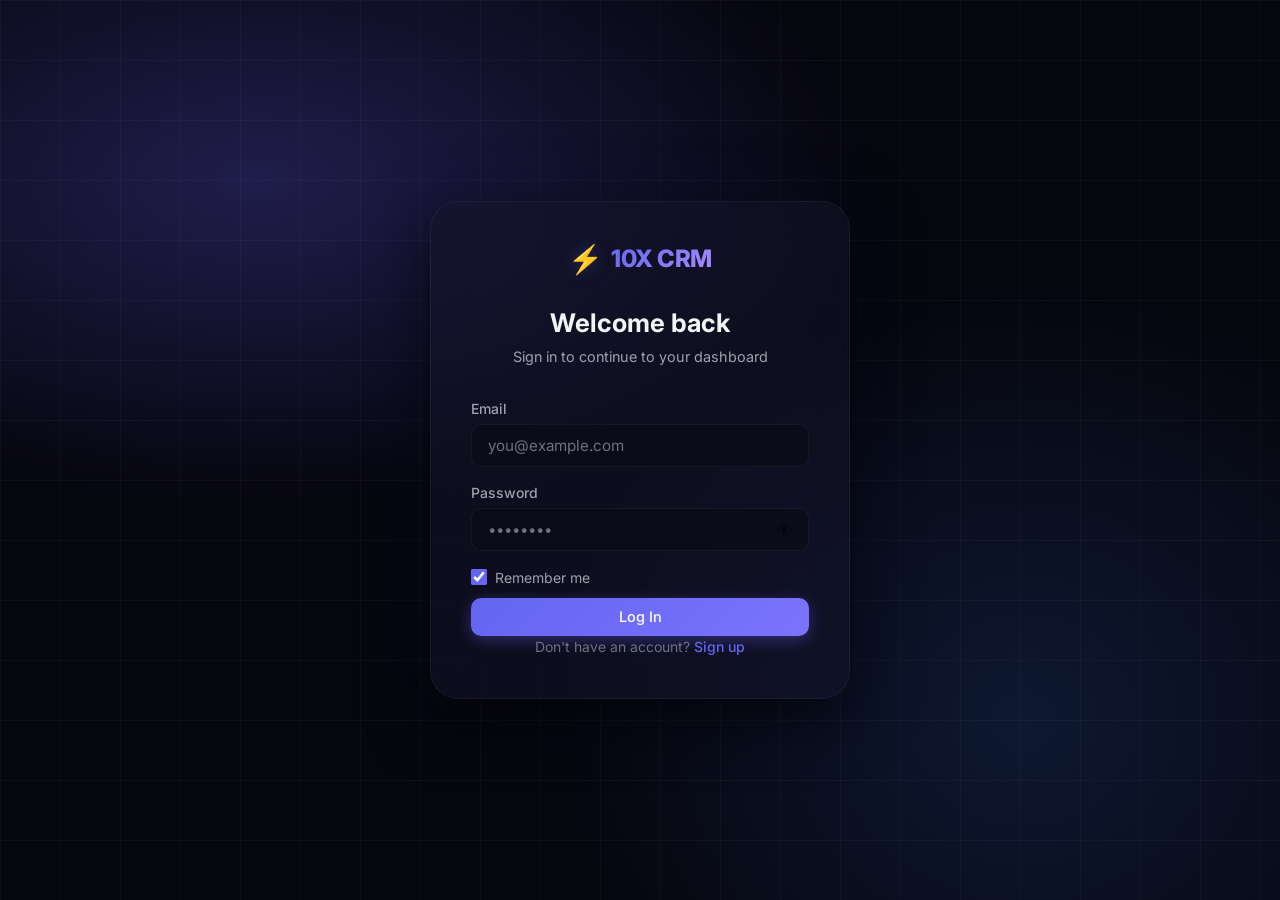
<file: index.html>
<!DOCTYPE html>
<html lang="en" data-theme="dark">
<head>
  <meta charset="UTF-8">
  <meta name="viewport" content="width=device-width, initial-scale=1.0">
  <title>Login — 10X CRM</title>
  <meta name="description" content="Sign in to 10X CRM — the smart sales CRM for high-performing teams.">
  <link rel="preconnect" href="https://fonts.googleapis.com">
  <link rel="preconnect" href="https://fonts.gstatic.com" crossorigin>
  <link href="https://fonts.googleapis.com/css2?family=Inter:wght@300;400;500;600;700;800&display=swap" rel="stylesheet">
  <link rel="stylesheet" href="css/style.css">
</head>
<body class="auth-page">

  <!-- Animated background -->
  <div class="auth-bg">
    <div class="auth-bg-gradient"></div>
    <div class="auth-bg-grid"></div>
  </div>

  <!-- Login Card -->
  <div class="auth-container">
    <div class="auth-card fade-in-up">

      <div class="auth-logo">
        <span class="logo-icon">⚡</span>
        <span class="logo-text">10X CRM</span>
      </div>

      <h1 class="auth-title">Welcome back</h1>
      <p class="auth-subtitle">Sign in to continue to your dashboard</p>

      <form id="login-form" novalidate>

        <div class="form-group">
          <label class="form-label" for="email">Email</label>
          <input
            type="text"
            id="email"
            class="form-input"
            placeholder="you@example.com"
            autocomplete="email"
          >
        </div>

        <div class="form-group">
          <label class="form-label" for="password">Password</label>
          <div class="input-wrapper">
            <input
              type="password"
              id="password"
              class="form-input"
              placeholder="••••••••"
              autocomplete="current-password"
            >
            <button type="button" class="toggle-password" onclick="togglePassword('password')" tabindex="-1" aria-label="Toggle password visibility">👁</button>
          </div>
        </div>

        <!-- Remember me checkbox (bonus) -->
        <div class="remember-row">
          <label class="remember-label">
            <input type="checkbox" id="remember-me" checked>
            Remember me
          </label>
        </div>

        <button type="submit" id="login-btn" class="btn btn-primary btn-full" style="margin-top:0.5rem">
          Log In
        </button>

      </form>

      <p class="auth-link">Don't have an account? <a href="signup.html">Sign up</a></p>

    </div>
  </div>

  <div id="toast-container"></div>

  <script type="module">
    import { initLogin, togglePassword } from './js/auth.js';
    window.togglePassword = togglePassword;

    // Seed demo account if it doesn't exist yet (for evaluator convenience)
    (function seedDemoAccount() {
      const users = JSON.parse(localStorage.getItem('crm_users') || '[]');
      const exists = users.some(u => u.email === 'demo@test.com');
      if (!exists) {
        users.push({
          id: 1720000000000,
          fullName: 'Demo User',
          email: 'demo@test.com',
          password: 'demo1234',
          company: '10X Sales',
          createdAt: new Date().toISOString()
        });
        localStorage.setItem('crm_users', JSON.stringify(users));
      }
    })();
    initLogin();
  </script>
</body>
</html>
</file>
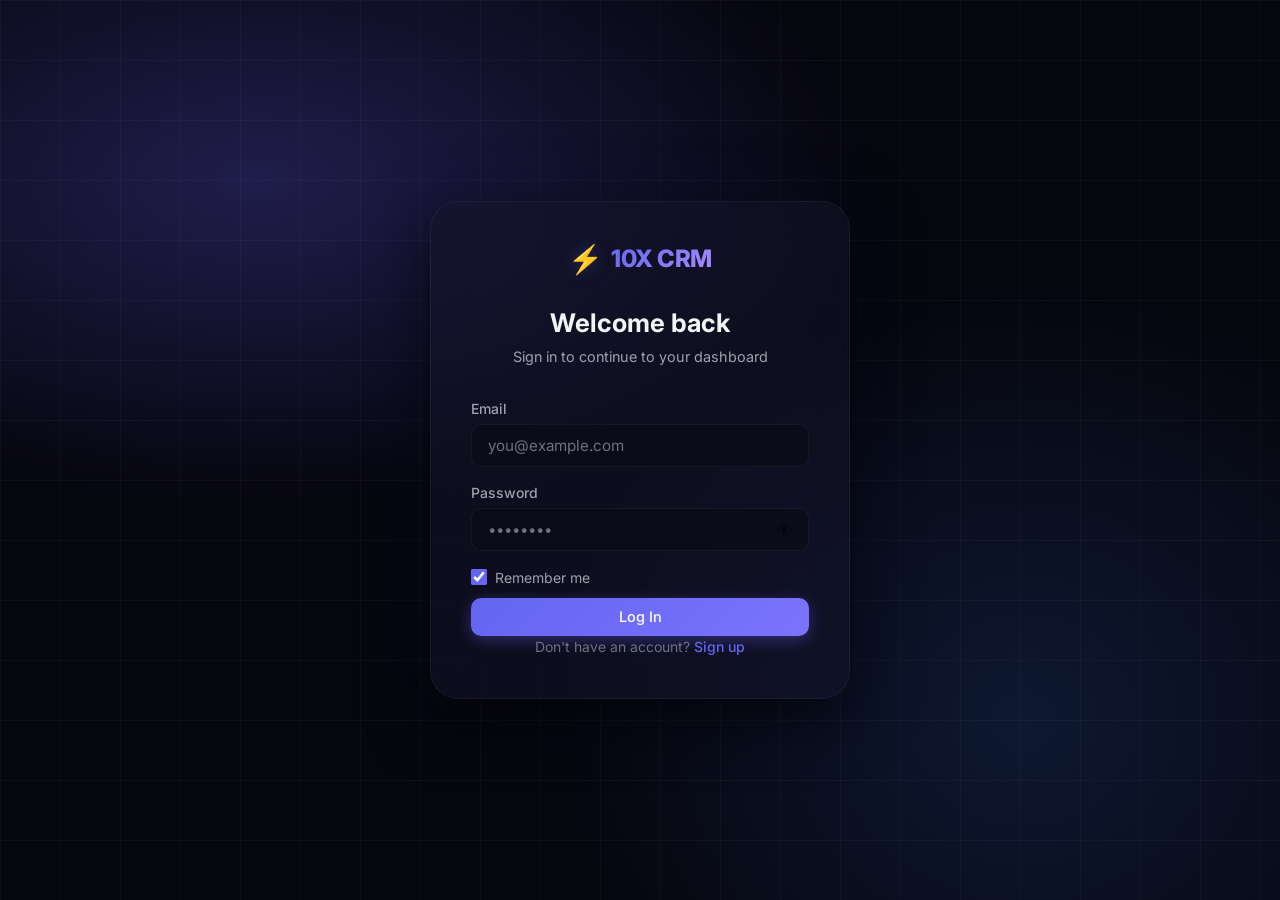
<file: dashboard.html>
<!DOCTYPE html>
<html lang="en" data-theme="dark">
<head>
  <meta charset="UTF-8">
  <meta name="viewport" content="width=device-width, initial-scale=1.0">
  <title>Dashboard — 10X CRM</title>
  <meta name="description" content="Your 10X CRM dashboard — real-time sales statistics, pipeline overview, and recent client activity.">
  <link rel="preconnect" href="https://fonts.googleapis.com">
  <link rel="preconnect" href="https://fonts.gstatic.com" crossorigin>
  <link href="https://fonts.googleapis.com/css2?family=Inter:wght@300;400;500;600;700;800&display=swap" rel="stylesheet">
  <link rel="stylesheet" href="css/style.css">
</head>
<body>

<div class="app-layout">

  <!-- ── Sidebar ─────────────────────────────────────── -->
  <aside class="sidebar">
    <div class="sidebar-logo">
      <a href="dashboard.html" aria-label="Go to dashboard" id="nav-logo">
        <span class="logo-icon">⚡</span>
        <span class="logo-text">10X CRM</span>
      </a>
    </div>

    <nav class="sidebar-nav" aria-label="Main navigation">
      <a href="dashboard.html" class="nav-link" id="nav-dashboard">
        <span class="nav-icon">📊</span> Dashboard
      </a>
      <a href="clients.html" class="nav-link" id="nav-clients">
        <span class="nav-icon">👥</span> Clients
      </a>
      <a href="profile.html" class="nav-link" id="nav-profile">
        <span class="nav-icon">👤</span> Profile
      </a>
    </nav>

    <div class="sidebar-footer">
      <div id="session-duration" class="session-duration">Session: 00:00</div>
      <button id="theme-toggle" class="btn-icon" aria-label="Toggle theme">☀️</button>
      <div class="nav-user-menu-wrapper" style="position: relative;">
        <button id="logout-btn" class="nav-logout-avatar" title="User Menu" aria-label="User Menu">
          <span class="nav-avatar-initials" id="nav-avatar-initials">—</span>
          <img id="nav-avatar-img" class="nav-avatar-img" src="" alt="Avatar" style="display: none;">
        </button>
        <div id="logout-dropdown" class="logout-dropdown" style="display: none;">
          <button id="actual-logout-btn" class="btn-dropdown-logout">🚪 Log Out</button>
        </div>
      </div>
    </div>
  </aside>

  <!-- ── Main Content ──────────────────────────────────── -->
  <main class="main-content">

    <!-- Header: greeting + live clock -->
    <header class="page-header">
      <div>
        <h1>Welcome back, <span id="welcome-name">...</span>! 👋</h1>
        <div class="live-clock">
          <span id="live-date"></span>
          <span id="live-time" style="font-weight:600; color:var(--text-primary)"></span>
        </div>
      </div>
      <a href="clients.html" class="btn btn-primary">
        + Add Client
      </a>
    </header>

    <!-- P3.2 — Stat Cards -->
    <div class="stats-grid section-gap">

      <div class="stat-card">
        <span class="stat-icon">👥</span>
        <p class="stat-label">Total Clients</p>
        <p class="stat-value" id="stat-total">—</p>
        <p class="stat-trend trend-up">↗ 12% vs last month</p>
      </div>

      <div class="stat-card accent">
        <span class="stat-icon">⚡</span>
        <p class="stat-label">Active Deals</p>
        <p class="stat-value" id="stat-active">—</p>
        <p class="stat-trend trend-up">↗ 8% active</p>
      </div>

      <div class="stat-card success">
        <span class="stat-icon">💰</span>
        <p class="stat-label">Won Revenue</p>
        <p class="stat-value" id="stat-revenue">—</p>
        <p class="stat-trend trend-up">↗ $2,400 new</p>
      </div>

      <div class="stat-card">
        <span class="stat-icon">🆕</span>
        <p class="stat-label">New This Week</p>
        <p class="stat-value" id="stat-new">—</p>
        <p class="stat-trend trend-neutral">→ Stable activity</p>
      </div>

    </div>

    <!-- P3.3 Pipeline + P3.4 Recent Clients -->
    <div class="dashboard-grid">

      <!-- Pipeline Overview -->
      <section class="section-card" aria-label="Pipeline overview">
        <div class="section-header">
          <h2 class="section-title">Pipeline Overview</h2>
        </div>

        <div class="pipeline-list">
          <div class="pipeline-item" id="pipeline-lead">
            <span class="pipeline-label">Lead</span>
            <div class="pipeline-bar"><div class="pipeline-bar-fill" style="width:0%"></div></div>
            <span class="pipeline-count">0</span>
          </div>
          <div class="pipeline-item" id="pipeline-contacted">
            <span class="pipeline-label">Contacted</span>
            <div class="pipeline-bar"><div class="pipeline-bar-fill" style="width:0%"></div></div>
            <span class="pipeline-count">0</span>
          </div>
          <div class="pipeline-item" id="pipeline-won">
            <span class="pipeline-label">Won</span>
            <div class="pipeline-bar"><div class="pipeline-bar-fill" style="width:0%"></div></div>
            <span class="pipeline-count">0</span>
          </div>
          <div class="pipeline-item" id="pipeline-lost">
            <span class="pipeline-label">Lost</span>
            <div class="pipeline-bar"><div class="pipeline-bar-fill" style="width:0%"></div></div>
            <span class="pipeline-count">0</span>
          </div>
        </div>
      </section>

      <!-- Recent Clients -->
      <section class="section-card" aria-label="Recent clients">
        <div class="section-header">
          <h2 class="section-title">Recent Clients</h2>
          <a href="clients.html" class="view-all-link">View all →</a>
        </div>

        <div id="recent-clients-list">
          <div class="loading-state" style="padding:2rem 0">
            <div class="spinner"></div>
          </div>
        </div>
      </section>

    </div>

  </main>
</div>

<div id="toast-container"></div>

  <script type="module">
    import { initDashboard } from './js/dashboard.js';
    initDashboard();
  </script>
</body>
</html>
</file>
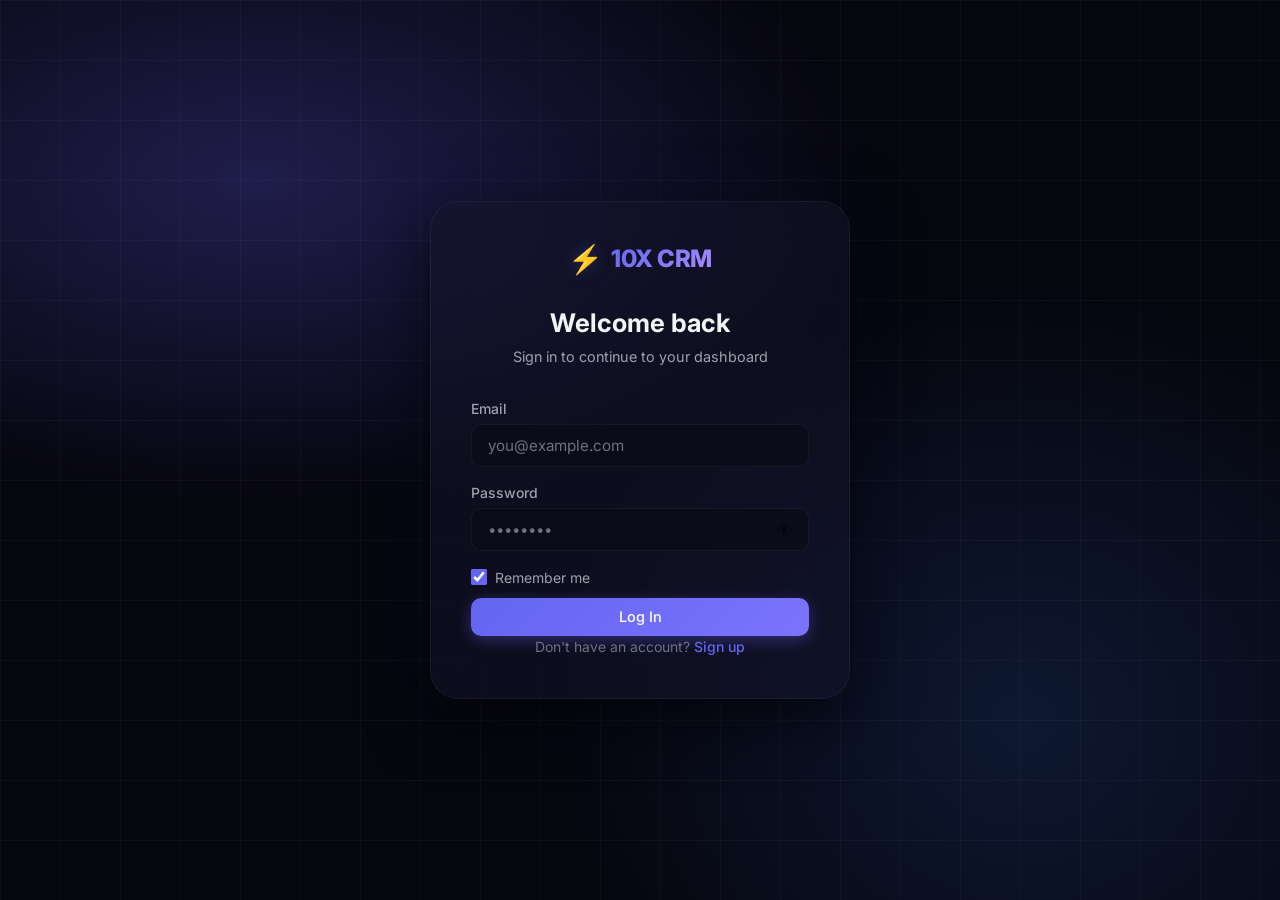
<file: profile.html>
<!DOCTYPE html>
<html lang="en" data-theme="dark">
<head>
  <meta charset="UTF-8">
  <meta name="viewport" content="width=device-width, initial-scale=1.0">
  <title>Profile — 10X CRM</title>
  <meta name="description" content="Manage your 10X CRM profile — update your name, company, and password.">
  <link rel="preconnect" href="https://fonts.googleapis.com">
  <link rel="preconnect" href="https://fonts.gstatic.com" crossorigin>
  <link href="https://fonts.googleapis.com/css2?family=Inter:wght@300;400;500;600;700;800&display=swap" rel="stylesheet">
  <link rel="stylesheet" href="css/style.css">
</head>
<body>

<div class="app-layout">

  <!-- ── Sidebar ─────────────────────────────────────── -->
  <aside class="sidebar">
    <div class="sidebar-logo">
      <a href="dashboard.html" aria-label="Go to dashboard" id="nav-logo">
        <span class="logo-icon">⚡</span>
        <span class="logo-text">10X CRM</span>
      </a>
    </div>

    <nav class="sidebar-nav" aria-label="Main navigation">
      <a href="dashboard.html" class="nav-link" id="nav-dashboard">
        <span class="nav-icon">📊</span> Dashboard
      </a>
      <a href="clients.html" class="nav-link" id="nav-clients">
        <span class="nav-icon">👥</span> Clients
      </a>
      <a href="profile.html" class="nav-link" id="nav-profile">
        <span class="nav-icon">👤</span> Profile
      </a>
    </nav>

    <div class="sidebar-footer">
      <div id="session-duration" class="session-duration">Session: 00:00</div>
      <button id="theme-toggle" class="btn-icon" aria-label="Toggle theme">☀️</button>
      <div class="nav-user-menu-wrapper" style="position: relative;">
        <button id="logout-btn" class="nav-logout-avatar" title="User Menu" aria-label="User Menu">
          <span class="nav-avatar-initials" id="nav-avatar-initials">—</span>
          <img id="nav-avatar-img" class="nav-avatar-img" src="" alt="Avatar" style="display: none;">
        </button>
        <div id="logout-dropdown" class="logout-dropdown" style="display: none;">
          <button id="actual-logout-btn" class="btn-dropdown-logout">🚪 Log Out</button>
        </div>
      </div>
    </div>
  </aside>

  <!-- ── Main Content ──────────────────────────────────── -->
  <main class="main-content">

    <header class="page-header">
      <div>
        <h1>Profile</h1>
        <p class="text-secondary" style="margin-top:0.2rem; font-size:0.9rem">Manage your account settings</p>
      </div>
    </header>

    <!-- P5 — Profile layout: info card + forms -->
    <div class="profile-layout">

      <!-- P5.1 — User info card (left column) -->
      <aside>
        <div class="profile-card">
          <!-- Initials avatar or Custom image container (bonus) -->
          <div class="profile-avatar-wrapper" style="position:relative; display:inline-block; margin: 0 auto 1rem;">
            <div class="profile-avatar-initials" id="profile-avatar">NB</div>
            <img id="profile-avatar-custom" class="profile-avatar-custom" style="display:none;" alt="User Avatar">
          </div>
          <div style="margin-bottom: 1rem; display: flex; flex-direction: column; gap: 0.5rem; align-items: center;">
            <input type="file" id="avatar-file-input" accept="image/*" style="display:none;">
            <button type="button" id="upload-photo-btn" class="btn btn-secondary btn-sm" style="font-size: 0.8rem; padding: 0.35rem 0.75rem;">📷 Upload Photo</button>
            <button type="button" id="delete-photo-btn" class="btn btn-danger btn-sm" style="font-size: 0.8rem; padding: 0.35rem 0.75rem; display: none;">🗑️ Remove Photo</button>
          </div>

          <h2 class="profile-display-name"  id="profile-name">—</h2>
          <p class="profile-display-email"   id="profile-email">—</p>
          <p class="profile-display-company" id="profile-company">—</p>
          <p class="profile-display-since"   id="profile-since">—</p>
        </div>
      </aside>

      <!-- Right column: edit forms -->
      <div class="profile-forms">

        <!-- P5.2 — Edit Profile Form -->
        <div class="form-card">
          <h2>Edit Profile</h2>

          <form id="profile-form" novalidate>
            <div class="form-group">
              <label class="form-label" for="edit-fullName">Full Name</label>
              <input type="text" id="edit-fullName" class="form-input" placeholder="Nino Beridze">
            </div>
            <div class="form-group">
              <label class="form-label" for="edit-company">Company</label>
              <input type="text" id="edit-company" class="form-input" placeholder="Company (optional)">
            </div>
            <button type="submit" class="btn btn-primary">Save Changes</button>
          </form>
        </div>

        <!-- P5.3 — Change Password Form -->
        <div class="form-card">
          <h2>Change Password</h2>

          <form id="password-form" novalidate>
            <div class="form-group">
              <label class="form-label" for="current-password">Current Password</label>
              <div class="input-wrapper">
                <input type="password" id="current-password" class="form-input" placeholder="••••••••" autocomplete="current-password">
                <button type="button" class="toggle-password" onclick="togglePwd('current-password')" tabindex="-1" aria-label="Toggle">👁</button>
              </div>
            </div>
            <div class="form-group">
              <label class="form-label" for="new-password">New Password</label>
              <div class="input-wrapper">
                <input type="password" id="new-password" class="form-input" placeholder="••••••••" autocomplete="new-password">
                <button type="button" class="toggle-password" onclick="togglePwd('new-password')" tabindex="-1" aria-label="Toggle">👁</button>
              </div>
            </div>
            <div class="form-group">
              <label class="form-label" for="confirm-new-password">Confirm New Password</label>
              <div class="input-wrapper">
                <input type="password" id="confirm-new-password" class="form-input" placeholder="••••••••" autocomplete="new-password">
                <button type="button" class="toggle-password" onclick="togglePwd('confirm-new-password')" tabindex="-1" aria-label="Toggle">👁</button>
              </div>
            </div>
            <button type="submit" class="btn btn-primary">Change Password</button>
          </form>
        </div>

        <!-- P5.4 — Reset CRM Data -->
        <div class="form-card">
          <h2>Data Management</h2>
          <div class="reset-zone">
            <div>
              <p style="font-weight:500; margin-bottom:0.25rem">Reset CRM Data</p>
              <p>Delete all client data and reload the original 30 records from the API. Your account will not be affected.</p>
            </div>
            <button id="reset-data-btn" class="btn btn-danger" style="flex-shrink:0">
              Reset Data
            </button>
          </div>
        </div>

      </div><!-- /profile-forms -->
    </div><!-- /profile-layout -->

  </main>
</div>

<div id="toast-container"></div>

  <script type="module">
    import { initProfile } from './js/profile.js';
    initProfile();
  </script>
  <script>
    // Local helper for password toggle on this page
    function togglePwd(id) {
      const f = document.getElementById(id);
      if (f) f.type = f.type === 'password' ? 'text' : 'password';
    }
  </script>
</body>
</html>
</file>
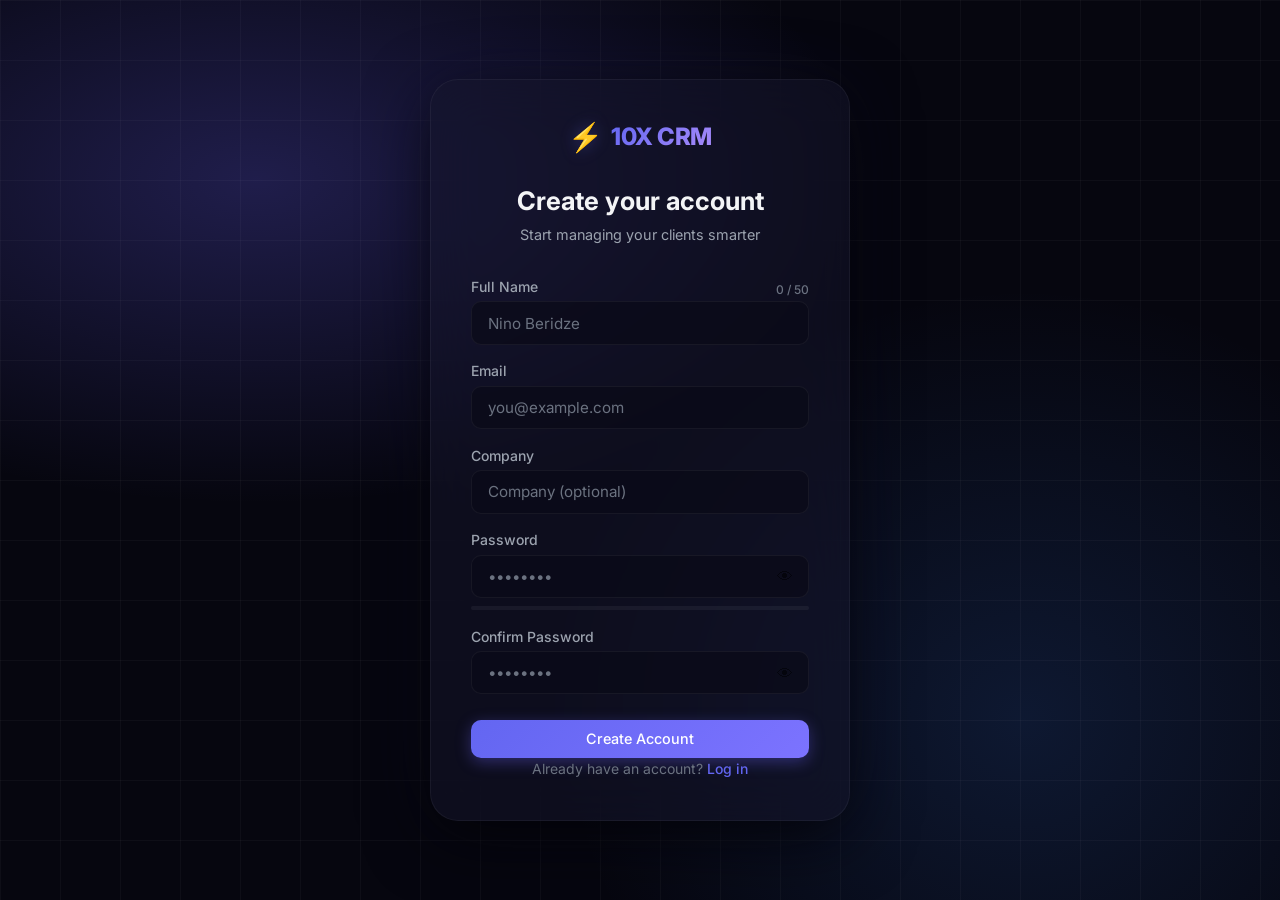
<file: signup.html>
<!DOCTYPE html>
<html lang="en" data-theme="dark">
<head>
  <meta charset="UTF-8">
  <meta name="viewport" content="width=device-width, initial-scale=1.0">
  <title>Create Account — 10X CRM</title>
  <meta name="description" content="Create your free 10X CRM account and start managing your sales pipeline today.">
  <link rel="preconnect" href="https://fonts.googleapis.com">
  <link rel="preconnect" href="https://fonts.gstatic.com" crossorigin>
  <link href="https://fonts.googleapis.com/css2?family=Inter:wght@300;400;500;600;700;800&display=swap" rel="stylesheet">
  <link rel="stylesheet" href="css/style.css">
</head>
<body class="auth-page">

  <!-- Animated background -->
  <div class="auth-bg">
    <div class="auth-bg-gradient"></div>
    <div class="auth-bg-grid"></div>
  </div>

  <!-- Sign Up Card -->
  <div class="auth-container">
    <div class="auth-card fade-in-up">

      <div class="auth-logo">
        <span class="logo-icon">⚡</span>
        <span class="logo-text">10X CRM</span>
      </div>

      <h1 class="auth-title">Create your account</h1>
      <p class="auth-subtitle">Start managing your clients smarter</p>

      <form id="signup-form" novalidate>

        <!-- Full Name -->
        <div class="form-group">
          <div style="display:flex; justify-content:space-between; align-items:center">
            <label class="form-label" for="fullName">Full Name</label>
            <span id="name-counter" class="field-counter">0 / 50</span>
          </div>
          <input
            type="text"
            id="fullName"
            class="form-input"
            placeholder="Nino Beridze"
            autocomplete="name"
            maxlength="50"
          >
        </div>

        <!-- Email -->
        <div class="form-group">
          <label class="form-label" for="email">Email</label>
          <input
            type="text"
            id="email"
            class="form-input"
            placeholder="you@example.com"
            autocomplete="email"
          >
        </div>

        <!-- Company (optional) -->
        <div class="form-group">
          <label class="form-label" for="company">Company</label>
          <input
            type="text"
            id="company"
            class="form-input"
            placeholder="Company (optional)"
            autocomplete="organization"
          >
        </div>

        <!-- Password -->
        <div class="form-group">
          <label class="form-label" for="password">Password</label>
          <div class="input-wrapper">
            <input
              type="password"
              id="password"
              class="form-input"
              placeholder="••••••••"
              autocomplete="new-password"
            >
            <button type="button" class="toggle-password" onclick="togglePassword('password')" tabindex="-1" aria-label="Toggle password visibility">👁</button>
          </div>
          <!-- Password strength indicator (bonus) -->
          <div id="password-strength" class="password-strength">
            <div class="strength-bar" id="strength-bar"></div>
          </div>
          <span class="strength-label" id="strength-label"></span>
        </div>

        <!-- Confirm Password -->
        <div class="form-group">
          <label class="form-label" for="confirmPassword">Confirm Password</label>
          <div class="input-wrapper">
            <input
              type="password"
              id="confirmPassword"
              class="form-input"
              placeholder="••••••••"
              autocomplete="new-password"
            >
            <button type="button" class="toggle-password" onclick="togglePassword('confirmPassword')" tabindex="-1" aria-label="Toggle confirm password visibility">👁</button>
          </div>
        </div>

        <button type="submit" id="signup-btn" class="btn btn-primary btn-full" style="margin-top:0.5rem">
          Create Account
        </button>

      </form>

      <p class="auth-link">Already have an account? <a href="index.html">Log in</a></p>

    </div>
  </div>

  <div id="toast-container"></div>

  <script type="module">
    import { initSignUp, togglePassword } from './js/auth.js';
    window.togglePassword = togglePassword;
    initSignUp();
  </script>
</body>
</html>
</file>
<file: css/style.css>
/* ============================================================
   10X CRM — Design System
   Vanilla CSS | Dark/Light themes | Glassmorphism | Animations
   ============================================================ */

@import url('https://fonts.googleapis.com/css2?family=Inter:wght@300;400;500;600;700;800&display=swap');

/* ── CSS Variables ── */
:root {
  --font: 'Inter', -apple-system, BlinkMacSystemFont, sans-serif;

  /* Cyberpunk Ultra-Modern Dark Theme */
  --bg-base:        #06060f;
  --bg-secondary:   #0b0b18;
  --bg-card:        rgba(20, 20, 43, 0.55);
  --bg-card-hover:  rgba(30, 30, 60, 0.75);
  --bg-input:       rgba(10, 10, 25, 0.7);
  --bg-sidebar:     rgba(8, 8, 20, 0.85);

  --border:         rgba(255, 255, 255, 0.05);
  --border-focus:   #8b5cf6;
  --border-error:   #f43f5e;

  --text-primary:   #f3f4f6;
  --text-secondary: #9ca3af;
  --text-muted:     #6b7280;
  --text-accent:    #a78bfa;

  --accent:         #6366f1;
  --accent-hover:   #4f46e5;
  --accent-light:   rgba(99, 102, 241, 0.15);
  --accent-glow:    rgba(99, 102, 241, 0.35);

  --success:        #10b981;
  --success-light:  rgba(16, 185, 129, 0.15);
  --error:          #f43f5e;
  --error-light:    rgba(244, 63, 94, 0.15);
  --warning:        #fbbf24;
  --warning-light:  rgba(251, 191, 36, 0.15);
  --info:           #06b6d4;
  --info-light:     rgba(6, 182, 212, 0.15);

  /* Status colors */
  --status-lead:       #3b82f6;
  --status-lead-bg:    rgba(59, 130, 246, 0.15);
  --status-contacted:  #f59e0b;
  --status-contacted-bg: rgba(245, 158, 11, 0.15);
  --status-won:        #10b981;
  --status-won-bg:     rgba(16, 185, 129, 0.15);
  --status-lost:       #ef4444;
  --status-lost-bg:    rgba(239, 68, 68, 0.15);

  --sidebar-width: 250px;
  --radius-sm: 10px;
  --radius-md: 14px;
  --radius-lg: 20px;
  --radius-xl: 28px;
  --shadow-sm: 0 4px 12px rgba(0,0,0,0.4);
  --shadow-md: 0 8px 32px rgba(0,0,0,0.6);
  --shadow-lg: 0 16px 64px rgba(0,0,0,0.8);
  --shadow-accent: 0 0 25px rgba(99, 102, 241, 0.4);
  --transition: all 0.25s cubic-bezier(0.4, 0, 0.2, 1);
  --transition-slow: all 0.45s cubic-bezier(0.4, 0, 0.2, 1);
}

/* Light Theme */
[data-theme="light"] {
  --bg-base:        #f0f0fd;
  --bg-secondary:   #e8e8f8;
  --bg-card:        rgba(255, 255, 255, 0.85);
  --bg-card-hover:  rgba(255, 255, 255, 0.98);
  --bg-input:       rgba(255, 255, 255, 0.9);
  --bg-sidebar:     rgba(240, 240, 253, 0.98);
  --border:         rgba(0, 0, 0, 0.08);
  --border-focus:   rgba(108, 99, 255, 0.5);
  --text-primary:   #1a1a3a;
  --text-secondary: #5a5a7a;
  --text-muted:     #9090b0;
  --accent-light:   rgba(108, 99, 255, 0.1);
  --accent-glow:    rgba(108, 99, 255, 0.2);
  --bg-sidebar:     #ffffff;
  --shadow-sm: 0 2px 8px rgba(0,0,0,0.08);
  --shadow-md: 0 4px 24px rgba(0,0,0,0.1);
  --shadow-lg: 0 8px 48px rgba(0,0,0,0.15);
}

/* ── Reset ── */
*, *::before, *::after { box-sizing: border-box; margin: 0; padding: 0; }
html { font-size: 16px; }
body {
  font-family: var(--font);
  background: var(--bg-base);
  color: var(--text-primary);
  min-height: 100vh;
  -webkit-font-smoothing: antialiased;
  transition: background 0.3s ease, color 0.3s ease;
  position: relative;
  overflow-x: hidden;
}

/* Ambient Cyber-Glow Background Shapes (bonus) */
body::before, body::after {
  content: '';
  position: fixed;
  width: 500px;
  height: 500px;
  border-radius: 50%;
  filter: blur(150px);
  opacity: 0.12;
  pointer-events: none;
  z-index: -1;
  transition: var(--transition-slow);
}

body::before {
  background: radial-gradient(circle, var(--accent) 0%, transparent 70%);
  top: -100px;
  right: -100px;
}

body::after {
  background: radial-gradient(circle, var(--info) 0%, transparent 70%);
  bottom: -150px;
  left: -150px;
}

[data-theme="light"] body::before, [data-theme="light"] body::after {
  opacity: 0.06;
}

a { color: var(--accent); text-decoration: none; transition: var(--transition); }
a:hover { color: var(--accent-hover); }
img { max-width: 100%; }
button { cursor: pointer; border: none; font-family: var(--font); }
input, select, textarea { font-family: var(--font); }
ul { list-style: none; }

/* ── Custom Cyber-Scrollbar ── */
::-webkit-scrollbar { width: 8px; height: 8px; }
::-webkit-scrollbar-track { background: var(--bg-base); }
::-webkit-scrollbar-thumb { background: rgba(99, 102, 241, 0.25); border-radius: 100px; border: 2px solid var(--bg-base); }
::-webkit-scrollbar-thumb:hover { background: rgba(99, 102, 241, 0.5); }

/* ── Typography ── */
h1 { font-size: 1.75rem; font-weight: 700; line-height: 1.2; }
h2 { font-size: 1.35rem; font-weight: 600; }
h3 { font-size: 1.1rem; font-weight: 600; }
p { line-height: 1.6; }

/* ══════════════════════════════════════════
   AUTH PAGES (Login & Sign Up)
══════════════════════════════════════════ */

.auth-page {
  overflow: hidden;
}

.auth-bg {
  position: fixed;
  inset: 0;
  z-index: 0;
}

.auth-bg-gradient {
  position: absolute;
  inset: 0;
  background:
    radial-gradient(ellipse 80% 60% at 20% 20%, rgba(108, 99, 255, 0.25) 0%, transparent 60%),
    radial-gradient(ellipse 60% 80% at 80% 80%, rgba(59, 130, 246, 0.15) 0%, transparent 60%),
    var(--bg-base);
}

.auth-bg-grid {
  position: absolute;
  inset: 0;
  background-image:
    linear-gradient(rgba(255,255,255,0.03) 1px, transparent 1px),
    linear-gradient(90deg, rgba(255,255,255,0.03) 1px, transparent 1px);
  background-size: 60px 60px;
}

.auth-container {
  position: relative;
  z-index: 1;
  min-height: 100vh;
  display: flex;
  align-items: center;
  justify-content: center;
  padding: 2rem;
}

.auth-card {
  width: 100%;
  max-width: 420px;
  background: var(--bg-card);
  backdrop-filter: blur(24px);
  -webkit-backdrop-filter: blur(24px);
  border: 1px solid var(--border);
  border-radius: var(--radius-xl);
  padding: 2.5rem;
  box-shadow: var(--shadow-lg), 0 0 80px rgba(108, 99, 255, 0.08);
  animation: fadeInUp 0.4s ease;
}

.auth-logo {
  display: flex;
  align-items: center;
  gap: 0.5rem;
  margin-bottom: 2rem;
  justify-content: center;
}

.logo-icon {
  font-size: 1.75rem;
  filter: drop-shadow(0 0 8px var(--accent-glow));
}

.logo-text {
  font-size: 1.5rem;
  font-weight: 800;
  background: linear-gradient(135deg, var(--accent), #a78bfa);
  -webkit-background-clip: text;
  -webkit-text-fill-color: transparent;
  background-clip: text;
  letter-spacing: -0.02em;
}

.auth-title {
  font-size: 1.6rem;
  font-weight: 700;
  text-align: center;
  margin-bottom: 0.4rem;
}

.auth-subtitle {
  text-align: center;
  color: var(--text-secondary);
  font-size: 0.9rem;
  margin-bottom: 2rem;
}

.auth-link {
  text-align: center;
  color: var(--text-muted);
  font-size: 0.875rem;
}

.auth-link a {
  color: var(--accent);
  font-weight: 500;
}

.auth-link a:hover { text-decoration: underline; }

/* Remember me row */
.remember-row {
  display: flex;
  align-items: center;
  margin: 0.75rem 0 0.25rem;
}

.remember-label {
  display: flex;
  align-items: center;
  gap: 0.5rem;
  font-size: 0.875rem;
  color: var(--text-secondary);
  cursor: pointer;
  user-select: none;
}

.remember-label input[type="checkbox"] {
  width: 1rem;
  height: 1rem;
  accent-color: var(--accent);
  cursor: pointer;
}

/* ══════════════════════════════════════════
   FORMS & INPUTS
══════════════════════════════════════════ */

.form-group {
  margin-bottom: 1.1rem;
}

.form-label {
  display: block;
  font-size: 0.875rem;
  font-weight: 500;
  color: var(--text-secondary);
  margin-bottom: 0.4rem;
}

.field-counter {
  font-size: 0.75rem;
  color: var(--text-muted);
  font-weight: 500;
}

.form-input, .form-select, .form-textarea {
  width: 100%;
  padding: 0.7rem 1rem;
  background: var(--bg-input);
  border: 1px solid var(--border);
  border-radius: var(--radius-sm);
  color: var(--text-primary);
  font-size: 0.95rem;
  transition: var(--transition);
  outline: none;
  -webkit-appearance: none;
  appearance: none;
}

.form-input::placeholder, .form-textarea::placeholder {
  color: var(--text-muted);
}

.form-input:focus, .form-select:focus, .form-textarea:focus {
  border-color: var(--border-focus);
  background: rgba(108, 99, 255, 0.05);
  box-shadow: 0 0 0 3px rgba(108, 99, 255, 0.1);
}

.form-input.input-error, .form-select.input-error, .form-textarea.input-error {
  border-color: var(--border-error);
  background: var(--error-light);
  box-shadow: 0 0 0 3px rgba(239, 68, 68, 0.1);
}

.field-error {
  display: block;
  font-size: 0.8rem;
  color: var(--error);
  margin-top: 0.3rem;
  animation: fadeIn 0.2s ease;
}

.form-select {
  background-image: url("data:image/svg+xml,%3Csvg xmlns='http://www.w3.org/2000/svg' width='12' height='8' viewBox='0 0 12 8'%3E%3Cpath fill='%238888aa' d='M1 1l5 5 5-5'/%3E%3C/svg%3E");
  background-repeat: no-repeat;
  background-position: right 0.9rem center;
  padding-right: 2.5rem;
  cursor: pointer;
}

.form-select option {
  background: #1a1a3a;
  color: var(--text-primary);
}

.form-textarea {
  resize: vertical;
  min-height: 80px;
}

/* Input with icon/button inside */
.input-wrapper {
  position: relative;
}

.input-wrapper .form-input {
  padding-right: 3rem;
}

.toggle-password {
  position: absolute;
  right: 0.75rem;
  top: 50%;
  transform: translateY(-50%);
  background: none;
  padding: 0.25rem;
  font-size: 1rem;
  opacity: 0.5;
  transition: var(--transition);
}

.toggle-password:hover { opacity: 1; }

/* ── Password Strength ── */
.password-strength {
  margin-top: 0.5rem;
  height: 4px;
  border-radius: 2px;
  background: var(--border);
  overflow: hidden;
  position: relative;
}

.strength-bar {
  height: 100%;
  border-radius: 2px;
  transition: width 0.3s ease, background 0.3s ease;
  width: 0;
}

.strength-label {
  font-size: 0.75rem;
  margin-top: 0.25rem;
  display: block;
}

.strength-weak   .strength-bar { width: 25%; background: var(--error); }
.strength-fair   .strength-bar { width: 50%; background: var(--warning); }
.strength-good   .strength-bar { width: 75%; background: #a78bfa; }
.strength-strong .strength-bar { width: 100%; background: var(--success); }

.strength-weak   .strength-label { color: var(--error); }
.strength-fair   .strength-label { color: var(--warning); }
.strength-good   .strength-label { color: #a78bfa; }
.strength-strong .strength-label { color: var(--success); }

/* ══════════════════════════════════════════
   BUTTONS
══════════════════════════════════════════ */

.btn {
  display: inline-flex;
  align-items: center;
  justify-content: center;
  gap: 0.5rem;
  padding: 0.65rem 1.25rem;
  border-radius: var(--radius-sm);
  font-size: 0.9rem;
  font-weight: 500;
  transition: var(--transition);
  white-space: nowrap;
}

.btn-primary {
  background: linear-gradient(135deg, var(--accent), #7c73ff);
  color: #fff;
  box-shadow: 0 4px 15px rgba(108, 99, 255, 0.35);
}

.btn-primary:hover {
  transform: translateY(-1px);
  box-shadow: 0 6px 20px rgba(108, 99, 255, 0.5);
  filter: brightness(1.1);
}

.btn-primary:active { transform: translateY(0); }

.btn-secondary {
  background: var(--bg-card);
  color: var(--text-primary);
  border: 1px solid var(--border);
}

.btn-secondary:hover {
  background: var(--bg-card-hover);
  border-color: var(--accent);
}

.btn-ghost {
  background: transparent;
  color: var(--text-secondary);
  padding: 0.5rem 0.75rem;
}

.btn-ghost:hover {
  color: var(--error);
  background: var(--error-light);
}

.btn-danger {
  background: var(--error-light);
  color: var(--error);
  border: 1px solid rgba(239, 68, 68, 0.3);
}

.btn-danger:hover {
  background: var(--error);
  color: #fff;
}

.btn-full { width: 100%; }

.btn-icon {
  background: var(--bg-card);
  border: 1px solid var(--border);
  border-radius: var(--radius-sm);
  padding: 0.5rem 0.75rem;
  font-size: 1.1rem;
  transition: var(--transition);
}

.btn-icon:hover {
  background: var(--bg-card-hover);
  transform: scale(1.05);
}

/* Delete button on client cards */
.btn-delete {
  background: transparent;
  color: var(--text-muted);
  font-size: 0.8rem;
  padding: 0.35rem 0.7rem;
  border-radius: var(--radius-sm);
  border: 1px solid transparent;
  transition: var(--transition);
}

.btn-delete:hover {
  color: var(--error);
  border-color: var(--error);
  background: var(--error-light);
}

/* Edit button on client cards */
.btn-edit {
  background: transparent;
  color: var(--text-muted);
  font-size: 0.8rem;
  padding: 0.35rem 0.7rem;
  border-radius: var(--radius-sm);
  border: 1px solid transparent;
  transition: var(--transition);
}

.btn-edit:hover {
  color: var(--accent);
  border-color: var(--accent);
  background: rgba(108, 99, 255, 0.12);
}


/* ══════════════════════════════════════════
   APP LAYOUT (Protected Pages)
══════════════════════════════════════════ */

.app-layout {
  display: flex;
  min-height: 100vh;
  max-width: 1920px;
  margin: 0 auto;
  position: relative;
  background: var(--bg-base);
  box-shadow: 0 0 40px rgba(0, 0, 0, 0.4);
}

/* ── Sidebar ── */
.sidebar {
  width: var(--sidebar-width);
  height: 100vh;
  background: var(--bg-sidebar);
  border-right: 1px solid var(--border);
  display: flex;
  flex-direction: column;
  position: sticky;
  top: 0;
  z-index: 100;
  backdrop-filter: blur(20px);
  -webkit-backdrop-filter: blur(20px);
  transition: var(--transition);
}

.sidebar-logo {
  padding: 1.5rem 1.25rem;
  border-bottom: 1px solid var(--border);
}

.sidebar-logo a {
  display: flex;
  align-items: center;
  gap: 0.5rem;
  text-decoration: none;
}

.sidebar-logo .logo-icon { font-size: 1.5rem; }
.sidebar-logo .logo-text { font-size: 1.2rem; font-weight: 800; }

.sidebar-nav {
  padding: 1rem 0.75rem;
  flex: 1;
  display: flex;
  flex-direction: column;
  gap: 0.25rem;
}

.nav-link {
  display: flex;
  align-items: center;
  gap: 0.75rem;
  padding: 0.7rem 1rem;
  border-radius: var(--radius-md);
  color: var(--text-secondary);
  font-size: 0.9rem;
  font-weight: 500;
  transition: var(--transition);
  text-decoration: none;
}

.nav-link:hover {
  color: var(--text-primary);
  background: var(--bg-card-hover);
}

.nav-link.active {
  color: var(--accent);
  background: var(--accent-light);
  font-weight: 600;
}

.nav-link .nav-icon { font-size: 1.1rem; width: 20px; text-align: center; }

.sidebar-footer {
  padding: 1rem 1.25rem;
  border-top: 1px solid var(--border);
  display: flex;
  flex-wrap: wrap; /* allow wrapping for the timer block */
  align-items: center;
  justify-content: space-between;
  gap: 0.5rem 1rem;
}

.session-duration {
  font-size: 0.72rem;
  color: var(--text-muted);
  font-weight: 500;
  width: 100%; /* forces it on a line of its own, centered/aligned above the buttons */
  margin-bottom: 0.1rem;
}

/* Nav Logout Avatar styles (bonus) */
.nav-logout-avatar {
  background: none;
  border: none;
  padding: 0;
  cursor: pointer;
  width: 40px;
  height: 40px;
  border-radius: 50%;
  position: relative;
  transition: transform 0.2s ease, box-shadow 0.2s ease;
  overflow: hidden;
  outline: none;
}

.nav-logout-avatar:hover {
  transform: scale(1.08);
  box-shadow: 0 0 0 3px rgba(239, 68, 68, 0.4); /* red highlight on hover to indicate logout */
}

.nav-avatar-initials {
  width: 100%;
  height: 100%;
  border-radius: 50%;
  display: flex;
  align-items: center;
  justify-content: center;
  color: #fff;
  font-size: 0.9rem;
  font-weight: 600;
}

.nav-avatar-img {
  width: 100%;
  height: 100%;
  border-radius: 50%;
  object-fit: cover;
}

/* Logout Dropdown (bonus) */
.logout-dropdown {
  position: absolute;
  bottom: 50px;
  right: 0;
  background: var(--bg-card);
  border: 1px solid var(--border);
  border-radius: var(--radius-sm);
  padding: 0.5rem;
  min-width: 120px;
  box-shadow: 0 10px 15px -3px rgba(0, 0, 0, 0.3), 0 4px 6px -2px rgba(0, 0, 0, 0.15);
  z-index: 100;
  animation: fadeIn 0.2s ease;
}

.btn-dropdown-logout {
  width: 100%;
  padding: 0.5rem 0.75rem;
  background: transparent;
  border: none;
  border-radius: 4px;
  color: var(--danger);
  font-size: 0.85rem;
  font-weight: 600;
  text-align: left;
  cursor: pointer;
  display: flex;
  align-items: center;
  gap: 0.5rem;
  transition: var(--transition);
}

.btn-dropdown-logout:hover {
  background: rgba(239, 68, 68, 0.12);
}

/* ── Main Content ── */
.main-content {
  flex: 1;
  min-height: 100vh;
  padding: 2rem 2.5rem;
  background: var(--bg-base);
  transition: background 0.3s ease;
}

/* ── Page Header ── */
.page-header {
  display: flex;
  align-items: flex-start;
  justify-content: space-between;
  margin-bottom: 2rem;
}

.page-header h1 {
  font-size: 1.6rem;
  margin-bottom: 0.25rem;
}

.live-clock {
  color: var(--text-secondary);
  font-size: 0.875rem;
  display: flex;
  gap: 1rem;
}

.page-header-actions {
  display: flex;
  align-items: center;
  gap: 0.75rem;
  flex-shrink: 0;
}

/* ══════════════════════════════════════════
   STAT CARDS (Dashboard)
══════════════════════════════════════════ */

.stats-grid {
  display: grid;
  grid-template-columns: repeat(4, 1fr);
  gap: 1.25rem;
  margin-bottom: 1.75rem;
}

.stat-card {
  background: var(--bg-card);
  backdrop-filter: blur(16px);
  -webkit-backdrop-filter: blur(16px);
  border: 1px solid var(--border);
  border-radius: var(--radius-lg);
  padding: 1.5rem;
  transition: var(--transition-slow);
  position: relative;
  overflow: hidden;
  box-shadow: var(--shadow-sm);
}

.stat-card::before {
  content: '';
  position: absolute;
  top: 0; left: 0; right: 0;
  height: 3px;
  background: linear-gradient(90deg, var(--accent), var(--info), transparent);
  opacity: 0.6;
  transition: var(--transition);
}

.stat-card:hover {
  border-color: rgba(99, 102, 241, 0.4);
  transform: translateY(-5px);
  box-shadow: 0 12px 40px rgba(99, 102, 241, 0.15), var(--shadow-md);
}

.stat-card:hover::before {
  opacity: 1;
}

.stat-label {
  font-size: 0.8rem;
  font-weight: 500;
  text-transform: uppercase;
  letter-spacing: 0.06em;
  color: var(--text-secondary);
  margin-bottom: 0.6rem;
}

.stat-value {
  font-size: 2rem;
  font-weight: 700;
  color: var(--text-primary);
  line-height: 1;
  margin-bottom: 0.3rem;
}

.stat-icon {
  position: absolute;
  top: 1.25rem;
  right: 1.25rem;
  font-size: 1.5rem;
  opacity: 0.5;
}

.stat-card.accent .stat-value { color: var(--accent); }
.stat-card.success .stat-value { color: var(--success); }

.stat-trend {
  font-size: 0.75rem;
  margin-top: 0.4rem;
  display: flex;
  align-items: center;
  gap: 0.2rem;
  font-weight: 500;
}

.trend-up {
  color: var(--success);
}

.trend-neutral {
  color: var(--text-muted);
}

/* ══════════════════════════════════════════
   DASHBOARD SECTIONS
══════════════════════════════════════════ */

.dashboard-grid {
  display: grid;
  grid-template-columns: 1fr 1.5fr;
  gap: 1.5rem;
}

.section-card {
  background: var(--bg-card);
  backdrop-filter: blur(12px);
  border: 1px solid var(--border);
  border-radius: var(--radius-lg);
  padding: 1.5rem;
}

.section-header {
  display: flex;
  align-items: center;
  justify-content: space-between;
  margin-bottom: 1.25rem;
}

.section-title {
  font-size: 1rem;
  font-weight: 600;
  color: var(--text-primary);
}

/* ── Pipeline ── */
.pipeline-list { display: flex; flex-direction: column; gap: 0.9rem; }

.pipeline-item {
  display: flex;
  align-items: center;
  gap: 0.75rem;
}

.pipeline-label {
  width: 75px;
  font-size: 0.82rem;
  font-weight: 500;
  color: var(--text-secondary);
  flex-shrink: 0;
}

.pipeline-bar {
  flex: 1;
  height: 8px;
  background: var(--border);
  border-radius: 4px;
  overflow: hidden;
}

.pipeline-bar-fill {
  height: 100%;
  border-radius: 4px;
  transition: width 0.6s ease;
  min-width: 4px;
}

#pipeline-lead .pipeline-bar-fill    { background: var(--status-lead); }
#pipeline-contacted .pipeline-bar-fill { background: var(--status-contacted); }
#pipeline-won .pipeline-bar-fill     { background: var(--status-won); }
#pipeline-lost .pipeline-bar-fill    { background: var(--status-lost); }

.pipeline-count {
  width: 32px;
  text-align: right;
  font-size: 0.85rem;
  font-weight: 600;
  color: var(--text-primary);
  flex-shrink: 0;
}

/* ── Recent Clients ── */
.recent-client-item {
  display: flex;
  align-items: center;
  gap: 0.75rem;
  padding: 0.6rem 0;
  border-bottom: 1px solid var(--border);
  transition: var(--transition);
}

.recent-client-item:last-child { border-bottom: none; }
.recent-client-item:hover { background: var(--bg-card-hover); border-radius: var(--radius-sm); padding-left: 0.5rem; }

.client-avatar-sm {
  width: 38px;
  height: 38px;
  border-radius: 50%;
  object-fit: cover;
  border: 2px solid var(--border);
  flex-shrink: 0;
}

.recent-client-info { flex: 1; min-width: 0; }

.recent-client-name {
  display: block;
  font-size: 0.9rem;
  font-weight: 500;
  white-space: nowrap;
  overflow: hidden;
  text-overflow: ellipsis;
}

.recent-client-company {
  display: block;
  font-size: 0.78rem;
  color: var(--text-secondary);
  white-space: nowrap;
  overflow: hidden;
  text-overflow: ellipsis;
}

.recent-client-date {
  font-size: 0.78rem;
  color: var(--text-muted);
  flex-shrink: 0;
}

.view-all-link {
  display: inline-flex;
  align-items: center;
  gap: 0.3rem;
  margin-top: 1rem;
  font-size: 0.875rem;
  color: var(--accent);
  font-weight: 500;
}

.view-all-link:hover { gap: 0.5rem; }

/* ══════════════════════════════════════════
   CLIENTS PAGE TOOLBAR
══════════════════════════════════════════ */

.clients-toolbar {
  display: flex;
  align-items: center;
  gap: 0.75rem;
  margin-bottom: 1.5rem;
  flex-wrap: wrap;
}

.search-wrapper {
  position: relative;
  flex: 1;
  min-width: 200px;
  max-width: 320px;
}

.search-icon {
  position: absolute;
  left: 0.9rem;
  top: 50%;
  transform: translateY(-50%);
  color: var(--text-muted);
  font-size: 0.9rem;
  pointer-events: none;
}

.search-input {
  width: 100%;
  padding: 0.65rem 2.2rem 0.65rem 2.5rem; /* extra right padding for X button */
  background: var(--bg-input);
  border: 1px solid var(--border);
  border-radius: var(--radius-sm);
  color: var(--text-primary);
  font-size: 0.9rem;
  transition: var(--transition);
  outline: none;
}

.search-input:focus {
  border-color: var(--border-focus);
  box-shadow: 0 0 0 3px rgba(108, 99, 255, 0.1);
}

.search-input::placeholder { color: var(--text-muted); }

.search-clear {
  position: absolute;
  right: 0.75rem;
  top: 50%;
  transform: translateY(-50%);
  background: none;
  border: none;
  color: var(--text-muted);
  font-size: 0.85rem;
  cursor: pointer;
  display: flex;
  align-items: center;
  padding: 0.2rem;
  border-radius: 50%;
  transition: var(--transition);
}
.search-clear:hover { color: var(--accent); background: rgba(108,99,255,0.12); }

/* Filter chips */
.filter-chips {
  display: flex;
  gap: 0.4rem;
  flex-wrap: wrap;
}

.filter-chip {
  padding: 0.4rem 0.9rem;
  border-radius: 100px;
  border: 1px solid var(--border);
  background: transparent;
  color: var(--text-secondary);
  font-size: 0.82rem;
  font-weight: 500;
  cursor: pointer;
  transition: var(--transition);
  font-family: var(--font);
}

.filter-chip:hover { border-color: var(--accent); color: var(--accent); }

.filter-chip.active {
  background: var(--accent-light);
  border-color: var(--accent);
  color: var(--accent);
  font-weight: 600;
}

.filter-chip[data-status="Lead"].active     { background: var(--status-lead-bg); border-color: var(--status-lead); color: var(--status-lead); }
.filter-chip[data-status="Contacted"].active { background: var(--status-contacted-bg); border-color: var(--status-contacted); color: var(--status-contacted); }
.filter-chip[data-status="Won"].active      { background: var(--status-won-bg); border-color: var(--status-won); color: var(--status-won); }
.filter-chip[data-status="Lost"].active     { background: var(--status-lost-bg); border-color: var(--status-lost); color: var(--status-lost); }

.sort-select {
  padding: 0.6rem 2rem 0.6rem 0.9rem;
  background: var(--bg-input);
  border: 1px solid var(--border);
  border-radius: var(--radius-sm);
  color: var(--text-primary);
  font-size: 0.85rem;
  cursor: pointer;
  outline: none;
  transition: var(--transition);
  background-image: url("data:image/svg+xml,%3Csvg xmlns='http://www.w3.org/2000/svg' width='10' height='6' viewBox='0 0 10 6'%3E%3Cpath fill='%238888aa' d='M1 1l4 4 4-4'/%3E%3C/svg%3E");
  background-repeat: no-repeat;
  background-position: right 0.7rem center;
  -webkit-appearance: none;
  appearance: none;
}

.sort-select option { background: #1a1a3a; }

/* ══════════════════════════════════════════
   CLIENT CARDS GRID
══════════════════════════════════════════ */

.clients-grid {
  display: grid;
  grid-template-columns: repeat(auto-fill, minmax(300px, 1fr));
  gap: 1.1rem;
}

.client-card {
  background: var(--bg-card);
  backdrop-filter: blur(12px);
  -webkit-backdrop-filter: blur(12px);
  border: 1px solid var(--border);
  border-radius: var(--radius-lg);
  overflow: hidden;
  transition: var(--transition-slow);
  cursor: pointer;
  box-shadow: var(--shadow-sm);
}

.client-card:hover {
  border-color: rgba(99, 102, 241, 0.4);
  transform: translateY(-4px) scale(1.01);
  box-shadow: 0 10px 30px rgba(99, 102, 241, 0.12), var(--shadow-md);
}

.client-card-header {
  display: flex;
  align-items: flex-start;
  gap: 0.9rem;
  padding: 1.1rem;
}

.client-avatar {
  width: 52px;
  height: 52px;
  border-radius: 50%;
  object-fit: cover;
  border: 2px solid var(--border);
  flex-shrink: 0;
}

.client-info { flex: 1; min-width: 0; }

.client-name {
  font-size: 0.95rem;
  font-weight: 600;
  margin-bottom: 0.2rem;
  white-space: nowrap;
  overflow: hidden;
  text-overflow: ellipsis;
}

.client-company, .client-email {
  font-size: 0.8rem;
  color: var(--text-secondary);
  white-space: nowrap;
  overflow: hidden;
  text-overflow: ellipsis;
  margin-bottom: 0.1rem;
}

.client-card-footer {
  display: flex;
  align-items: center;
  gap: 0.5rem;
  padding: 0.7rem 1.1rem;
  border-top: 1px solid var(--border);
  background: rgba(0,0,0,0.15);
  flex-wrap: wrap;
}

.deal-value {
  font-size: 0.85rem;
  font-weight: 600;
  color: var(--success);
  margin-right: auto;
}

.status-select {
  padding: 0.3rem 1.5rem 0.3rem 0.5rem;
  background: var(--bg-input);
  border: 1px solid var(--border);
  border-radius: var(--radius-sm);
  color: var(--text-primary);
  font-size: 0.78rem;
  cursor: pointer;
  outline: none;
  transition: var(--transition);
  background-image: url("data:image/svg+xml,%3Csvg xmlns='http://www.w3.org/2000/svg' width='8' height='5' viewBox='0 0 8 5'%3E%3Cpath fill='%238888aa' d='M1 1l3 3 3-3'/%3E%3C/svg%3E");
  background-repeat: no-repeat;
  background-position: right 0.4rem center;
  -webkit-appearance: none;
  appearance: none;
}

.status-select option { background: #1a1a3a; }

/* ── Status Badges ── */
.badge {
  display: inline-flex;
  align-items: center;
  padding: 0.25rem 0.65rem;
  border-radius: 100px;
  font-size: 0.75rem;
  font-weight: 600;
  letter-spacing: 0.02em;
  white-space: nowrap;
}

.badge-lead      { background: var(--status-lead-bg); color: var(--status-lead); }
.badge-contacted { background: var(--status-contacted-bg); color: var(--status-contacted); }
.badge-won       { background: var(--status-won-bg); color: var(--status-won); }
.badge-lost      { background: var(--status-lost-bg); color: var(--status-lost); }

.notes-count-badge {
  font-size: 0.75rem;
  color: var(--text-muted);
  background: var(--bg-input);
  border: 1px solid var(--border);
  padding: 0.15rem 0.4rem;
  border-radius: 6px;
  font-weight: 500;
  display: inline-flex;
  align-items: center;
  gap: 0.25rem;
}

/* ══════════════════════════════════════════
   MODALS
══════════════════════════════════════════ */

.modal-overlay {
  position: fixed;
  inset: 0;
  background: rgba(0, 0, 0, 0.65);
  backdrop-filter: blur(6px);
  -webkit-backdrop-filter: blur(6px);
  display: flex;
  align-items: center;
  justify-content: center;
  z-index: 1000;
  padding: 1.5rem;
  opacity: 0;
  pointer-events: none;
  transition: opacity 0.25s ease;
}

.modal-overlay.modal-open {
  opacity: 1;
  pointer-events: all;
}

.modal-overlay.modal-open .modal-box {
  transform: scale(1) translateY(0);
  opacity: 1;
}

.modal-box {
  background: var(--bg-secondary);
  border: 1px solid var(--border);
  border-radius: var(--radius-xl);
  width: 100%;
  max-width: 480px;
  max-height: 90vh;
  overflow-y: auto;
  box-shadow: var(--shadow-lg);
  transform: scale(0.95) translateY(10px);
  opacity: 0;
  transition: transform 0.25s ease, opacity 0.25s ease;
}

.modal-box.modal-wide { max-width: 580px; }

.modal-header {
  display: flex;
  align-items: center;
  justify-content: space-between;
  padding: 1.5rem 1.5rem 0;
}

.modal-title { font-size: 1.15rem; font-weight: 700; }

.modal-close {
  background: var(--bg-card);
  border: 1px solid var(--border);
  border-radius: var(--radius-sm);
  width: 32px;
  height: 32px;
  display: flex;
  align-items: center;
  justify-content: center;
  font-size: 1.1rem;
  color: var(--text-secondary);
  transition: var(--transition);
}

.modal-close:hover {
  color: var(--error);
  border-color: var(--error);
  background: var(--error-light);
}

.modal-body {
  padding: 1.25rem 1.5rem 1.5rem;
}

.modal-footer {
  padding: 0 1.5rem 1.5rem;
  display: flex;
  gap: 0.75rem;
  justify-content: flex-end;
}

/* ── Detail Modal specific ── */
.detail-hero {
  display: flex;
  align-items: center;
  gap: 1rem;
  padding: 1.25rem 1.5rem;
  border-bottom: 1px solid var(--border);
}

.detail-avatar {
  width: 70px;
  height: 70px;
  border-radius: 50%;
  object-fit: cover;
  border: 3px solid var(--accent);
}

.detail-info h2 { font-size: 1.15rem; }
.detail-info p { font-size: 0.85rem; color: var(--text-secondary); margin-top: 0.15rem; }

.detail-fields {
  display: grid;
  grid-template-columns: 1fr 1fr;
  gap: 0.75rem 1.25rem;
  padding: 1.25rem 1.5rem;
  border-bottom: 1px solid var(--border);
}

.detail-field-label {
  font-size: 0.75rem;
  font-weight: 500;
  text-transform: uppercase;
  letter-spacing: 0.05em;
  color: var(--text-muted);
  margin-bottom: 0.2rem;
}

.detail-field-value {
  font-size: 0.9rem;
  color: var(--text-primary);
  font-weight: 500;
}

#detail-email, #detail-phone {
  cursor: pointer;
  display: inline-block;
  transition: var(--transition);
}

#detail-email:hover, #detail-phone:hover {
  color: var(--accent);
  text-decoration: underline;
}

.notes-section { padding: 1.25rem 1.5rem; }

.notes-section h3 { font-size: 0.95rem; margin-bottom: 0.9rem; }

.notes-list {
  display: flex;
  flex-direction: column;
  gap: 0.6rem;
  max-height: 180px;
  overflow-y: auto;
  margin-bottom: 0.9rem;
}

.note-item {
  background: var(--bg-card);
  border: 1px solid var(--border);
  border-radius: var(--radius-sm);
  padding: 0.6rem 0.85rem;
}

.note-text { font-size: 0.88rem; margin-bottom: 0.25rem; }
.note-date { font-size: 0.75rem; color: var(--text-muted); }

.note-input-row {
  display: flex;
  gap: 0.5rem;
  margin-bottom: 0.75rem;
}

.note-input-row .form-input { flex: 1; }

/* Call timer (bonus) */
.call-timer-section {
  border-top: 1px solid var(--border);
  padding-top: 0.9rem;
  margin-top: 0.25rem;
  display: flex;
  align-items: center;
  justify-content: space-between;
  gap: 1rem;
}

.call-timer-display {
  display: flex;
  align-items: center;
  gap: 0.5rem;
  font-size: 1.2rem;
  font-weight: 700;
  font-variant-numeric: tabular-nums;
  color: var(--text-primary);
}

.call-timer-icon { font-size: 1rem; }

.call-timer-buttons {
  display: flex;
  gap: 0.5rem;
}

.call-timer-buttons .btn { padding: 0.4rem 0.85rem; font-size: 0.82rem; }

/* ══════════════════════════════════════════
   PROFILE PAGE
══════════════════════════════════════════ */

.profile-layout {
  display: grid;
  grid-template-columns: 280px 1fr;
  gap: 1.75rem;
  align-items: start;
}

.profile-card {
  background: var(--bg-card);
  border: 1px solid var(--border);
  border-radius: var(--radius-lg);
  padding: 2rem 1.5rem;
  text-align: center;
}

.profile-avatar-initials {
  width: 80px;
  height: 80px;
  border-radius: 50%;
  background: linear-gradient(135deg, var(--accent), #a78bfa);
  color: #fff;
  font-size: 1.75rem;
  font-weight: 700;
  display: flex;
  align-items: center;
  justify-content: center;
  margin: 0 auto 1rem;
  box-shadow: 0 0 0 4px rgba(108,99,255,0.2);
  cursor: pointer;
  transition: transform 0.2s ease, box-shadow 0.2s ease;
}

.profile-avatar-initials:hover {
  transform: scale(1.05);
  box-shadow: 0 0 0 6px rgba(108,99,255,0.3);
}

.profile-avatar-custom {
  width: 80px;
  height: 80px;
  border-radius: 50%;
  object-fit: cover;
  margin: 0 auto 1rem;
  box-shadow: 0 0 0 4px rgba(108,99,255,0.2);
  transition: transform 0.2s ease, box-shadow 0.2s ease;
  display: block;
}

.profile-avatar-custom:hover {
  transform: scale(1.05);
  box-shadow: 0 0 0 6px rgba(108,99,255,0.3);
}

.profile-display-name { font-size: 1.2rem; font-weight: 700; margin-bottom: 0.25rem; }
.profile-display-email { font-size: 0.85rem; color: var(--text-secondary); margin-bottom: 0.5rem; }
.profile-display-company { font-size: 0.85rem; color: var(--text-muted); }
.profile-display-since { font-size: 0.8rem; color: var(--text-muted); margin-top: 1rem; padding-top: 1rem; border-top: 1px solid var(--border); }

.profile-forms { display: flex; flex-direction: column; gap: 1.25rem; }

.form-card {
  background: var(--bg-card);
  border: 1px solid var(--border);
  border-radius: var(--radius-lg);
  padding: 1.5rem;
}

.form-card h2 {
  font-size: 1rem;
  font-weight: 600;
  margin-bottom: 1.25rem;
  padding-bottom: 0.75rem;
  border-bottom: 1px solid var(--border);
}

.reset-zone {
  display: flex;
  align-items: center;
  justify-content: space-between;
  gap: 1rem;
}

.reset-zone p { font-size: 0.875rem; color: var(--text-secondary); }

/* ══════════════════════════════════════════
   TOAST NOTIFICATIONS
══════════════════════════════════════════ */

#toast-container {
  position: fixed;
  bottom: 1.5rem;
  right: 1.5rem;
  z-index: 9999;
  display: flex;
  flex-direction: column;
  gap: 0.6rem;
  pointer-events: none;
}

.toast {
  display: flex;
  align-items: center;
  gap: 0.65rem;
  padding: 0.75rem 1rem;
  border-radius: var(--radius-md);
  font-size: 0.875rem;
  font-weight: 500;
  min-width: 280px;
  max-width: 380px;
  pointer-events: all;
  box-shadow: var(--shadow-md);
  border: 1px solid transparent;
  opacity: 0;
  transform: translateY(16px) scale(0.96);
  transition: opacity 0.25s ease, transform 0.25s ease;
  backdrop-filter: blur(16px);
  -webkit-backdrop-filter: blur(16px);
}

.toast.toast-show {
  opacity: 1;
  transform: translateY(0) scale(1);
}

.toast-success {
  background: rgba(16, 185, 129, 0.15);
  border-color: rgba(16, 185, 129, 0.4);
  color: #34d399;
}

.toast-error {
  background: rgba(239, 68, 68, 0.15);
  border-color: rgba(239, 68, 68, 0.4);
  color: #f87171;
}

.toast-info {
  background: rgba(59, 130, 246, 0.15);
  border-color: rgba(59, 130, 246, 0.4);
  color: #60a5fa;
}

.toast-warning {
  background: rgba(245, 158, 11, 0.15);
  border-color: rgba(245, 158, 11, 0.4);
  color: #fbbf24;
}

.toast-icon {
  font-size: 1rem;
  font-weight: 700;
  flex-shrink: 0;
}

.toast-message { flex: 1; }

.toast-close {
  background: transparent;
  color: inherit;
  opacity: 0.6;
  font-size: 1.1rem;
  padding: 0;
  line-height: 1;
  flex-shrink: 0;
}

.toast-close:hover { opacity: 1; }

/* ══════════════════════════════════════════
   LOADING & EMPTY STATES
══════════════════════════════════════════ */

.loading-state, .error-state, .empty-state {
  display: flex;
  flex-direction: column;
  align-items: center;
  justify-content: center;
  padding: 3rem 1.5rem;
  text-align: center;
  color: var(--text-secondary);
  gap: 1rem;
  grid-column: 1 / -1;
}

.spinner {
  width: 36px;
  height: 36px;
  border: 3px solid var(--border);
  border-top-color: var(--accent);
  border-radius: 50%;
  animation: spin 0.7s linear infinite;
}

.error-state { color: var(--error); }
.error-state p { color: var(--error); }

/* ══════════════════════════════════════════
   UTILITIES
══════════════════════════════════════════ */

.text-muted { color: var(--text-muted); font-size: 0.875rem; }
.text-secondary { color: var(--text-secondary); }
.text-accent { color: var(--accent); }
.text-success { color: var(--success); }
.text-error { color: var(--error); }

.divider { border: none; border-top: 1px solid var(--border); margin: 1.25rem 0; }

.section-gap { margin-bottom: 1.75rem; }

/* Grid layout helper for form rows */
.form-row { display: grid; grid-template-columns: 1fr 1fr; gap: 1rem; }

/* ══════════════════════════════════════════
   ANIMATIONS
══════════════════════════════════════════ */

@keyframes fadeInUp {
  from { opacity: 0; transform: translateY(20px); }
  to   { opacity: 1; transform: translateY(0); }
}

@keyframes fadeIn {
  from { opacity: 0; }
  to   { opacity: 1; }
}

@keyframes spin {
  to { transform: rotate(360deg); }
}

@keyframes pulse {
  0%, 100% { opacity: 1; }
  50%       { opacity: 0.5; }
}

.fade-in { animation: fadeIn 0.3s ease; }
.fade-in-up { animation: fadeInUp 0.4s ease; }

.shake-anim {
  animation: shake 0.4s ease;
}

@keyframes shake {
  0%, 100% { transform: translateX(0); }
  25% { transform: translateX(-6px); }
  75% { transform: translateX(6px); }
}

/* ══════════════════════════════════════════
   RESPONSIVE
══════════════════════════════════════════ */

@media (max-width: 1100px) {
  .stats-grid { grid-template-columns: repeat(2, 1fr); }
  .dashboard-grid { grid-template-columns: 1fr; }
}

@media (max-width: 900px) {
  .profile-layout { grid-template-columns: 1fr; }
  
  /* Convert Sidebar to Bottom Navigation (bonus) */
  .sidebar {
    width: 100%;
    height: 70px;
    min-height: auto;
    flex-direction: row;
    position: fixed;
    top: auto;
    bottom: 0;
    left: 0;
    right: 0;
    border-right: none;
    border-top: 1px solid var(--border);
    z-index: 1000;
    background: var(--bg-sidebar);
    box-shadow: 0 -5px 20px rgba(0, 0, 0, 0.2);
    justify-content: space-between;
    padding: 0 1rem;
  }

  .sidebar-logo {
    display: none;
  }

  .sidebar nav {
    flex-direction: row;
    align-items: center;
    justify-content: space-around;
    width: auto;
    flex: 1;
    padding: 0;
    gap: 0.5rem;
  }

  .nav-link {
    padding: 0.5rem 1rem;
    font-size: 0.75rem;
    flex-direction: column;
    gap: 0.2rem;
    border-radius: var(--radius-sm);
    justify-content: center;
    align-items: center;
  }

  .nav-link::before {
    display: none; /* Hide active side line indicators */
  }

  .nav-link.active {
    background: rgba(108, 99, 255, 0.1);
  }

  .sidebar-footer {
    border-top: none;
    padding: 0;
    display: flex;
    align-items: center;
    gap: 0.75rem;
  }

  .session-duration {
    display: none; /* Hide session duration to fit bottom bar */
  }

  .main-content {
    margin-left: 0 !important;
    padding-bottom: 90px !important; /* Space for bottom nav */
  }

  .logout-dropdown {
    bottom: 60px; /* Open upwards */
    right: 0;
  }

  .clients-toolbar {
    flex-direction: column;
    align-items: stretch;
    gap: 1rem;
  }

  .search-wrapper {
    max-width: 100%;
  }

  .filter-chips {
    flex-wrap: wrap;
    gap: 0.4rem;
  }
}

@media (max-width: 640px) {
  .stats-grid { grid-template-columns: 1fr; }
  .clients-grid { grid-template-columns: 1fr; }
  .auth-card { padding: 1.5rem; margin: 1rem; }
  .main-content { padding: 1rem !important; }
  .form-row { grid-template-columns: 1fr; }
  .detail-fields { grid-template-columns: 1fr; }

  /* Modals full screen on small mobile */
  .modal-content {
    width: 95% !important;
    margin: 1rem auto;
    padding: 1.25rem !important;
  }

  .note-input-row {
    flex-direction: column;
    align-items: stretch;
  }

  .call-timer-section {
    flex-direction: column;
    gap: 0.75rem;
    align-items: stretch;
    text-align: center;
  }

  .call-timer-display {
    justify-content: center;
  }

  .call-timer-buttons {
    justify-content: center;
  }
}

@keyframes confettiFall {
  0% {
    transform: translateY(0) rotate(0deg);
    opacity: 1;
  }
  100% {
    transform: translateY(105vh) rotate(720deg);
    opacity: 0;
  }
}

/* Skeleton Loading (bonus) */
.skeleton-grid {
  display: grid;
  grid-template-columns: repeat(auto-fill, minmax(280px, 1fr));
  gap: 1.5rem;
  width: 100%;
}

.skeleton-card {
  background: var(--bg-card);
  border: 1px solid var(--border);
  border-radius: var(--radius-lg);
  padding: 1.5rem;
  display: flex;
  gap: 1rem;
  align-items: center;
}

.skeleton-avatar {
  width: 56px;
  height: 56px;
  border-radius: 50%;
  background: var(--border);
}

.skeleton-info {
  flex: 1;
  display: flex;
  flex-direction: column;
  gap: 0.5rem;
}

.skeleton-line {
  height: 12px;
  background: var(--border);
  border-radius: 4px;
}

.skeleton-line.short {
  width: 50%;
}

.skeleton-line.long {
  width: 80%;
}

.pulse-anim {
  animation: pulse 1.5s infinite ease-in-out;
}

/* Search Query Highlight (bonus) */
mark.highlight {
  background: rgba(108, 99, 255, 0.3);
  color: inherit;
  padding: 0 0.15rem;
  border-radius: 3px;
}
</file>
